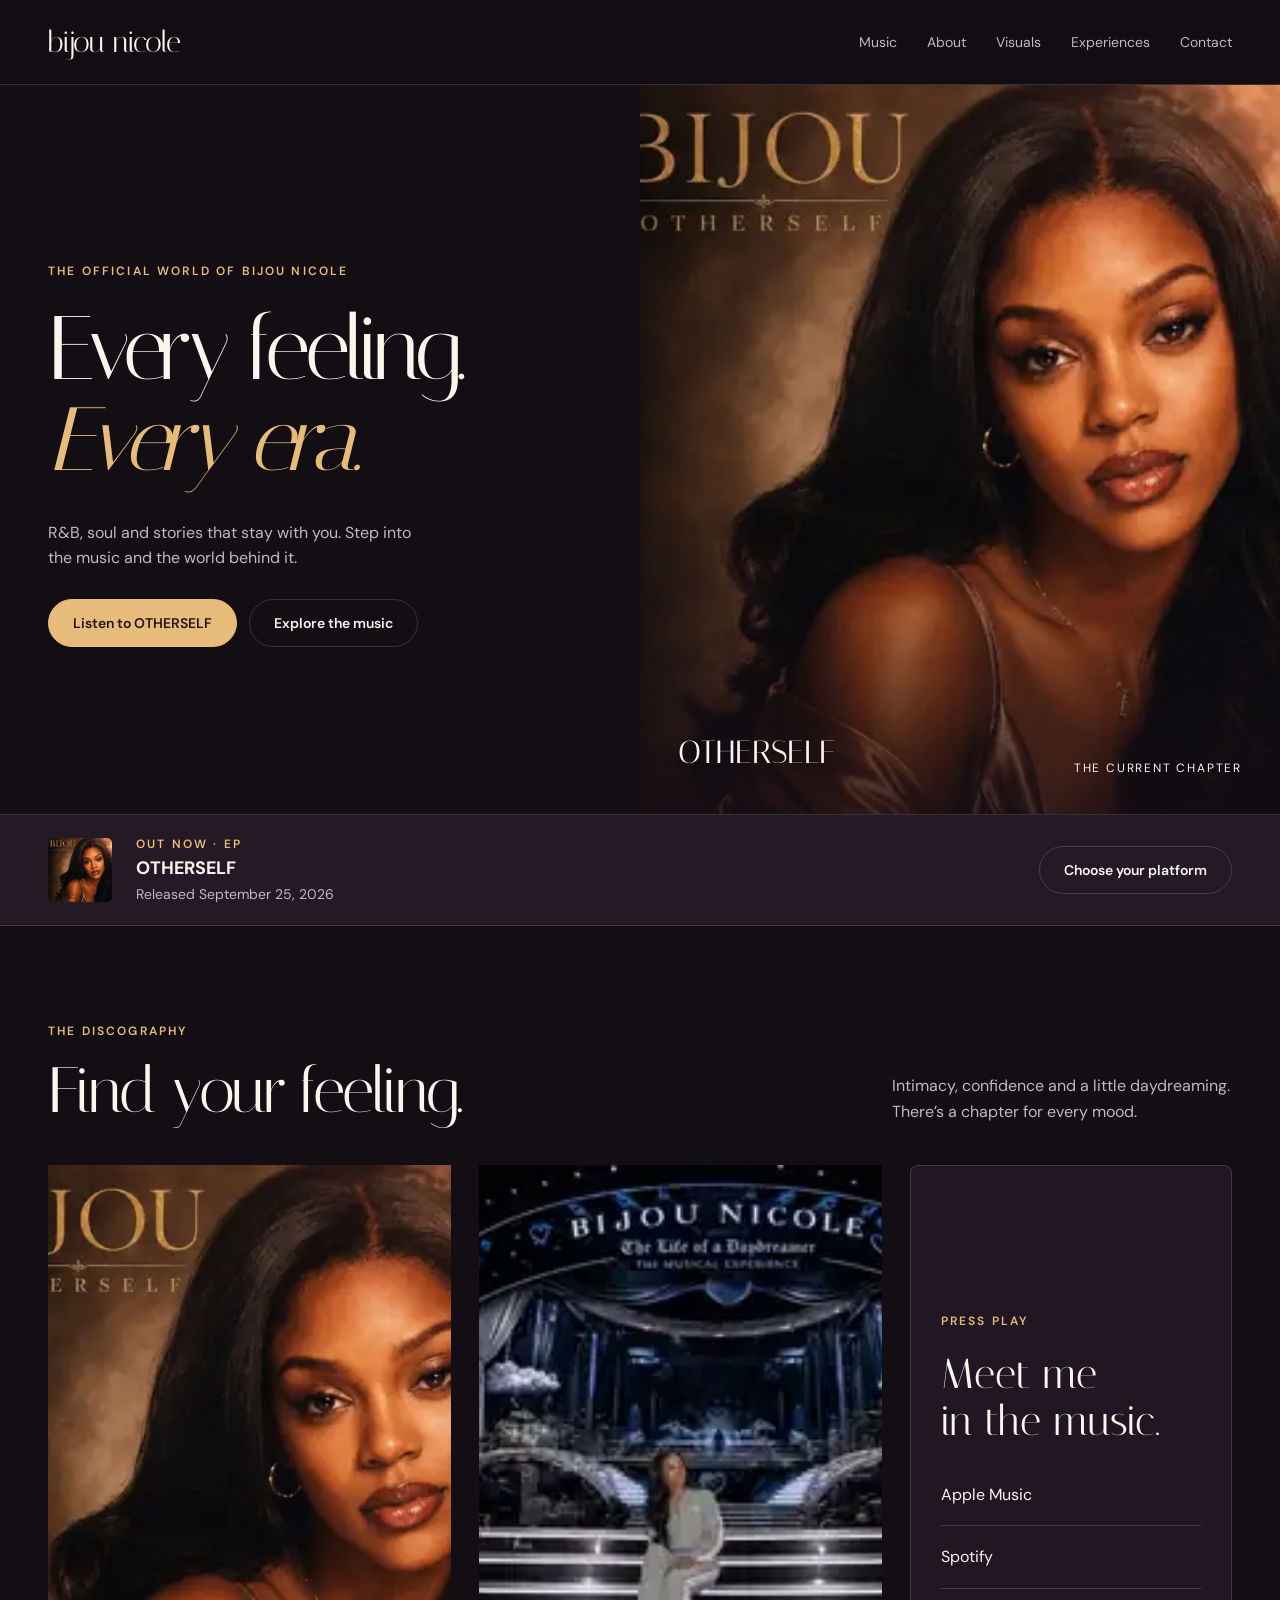
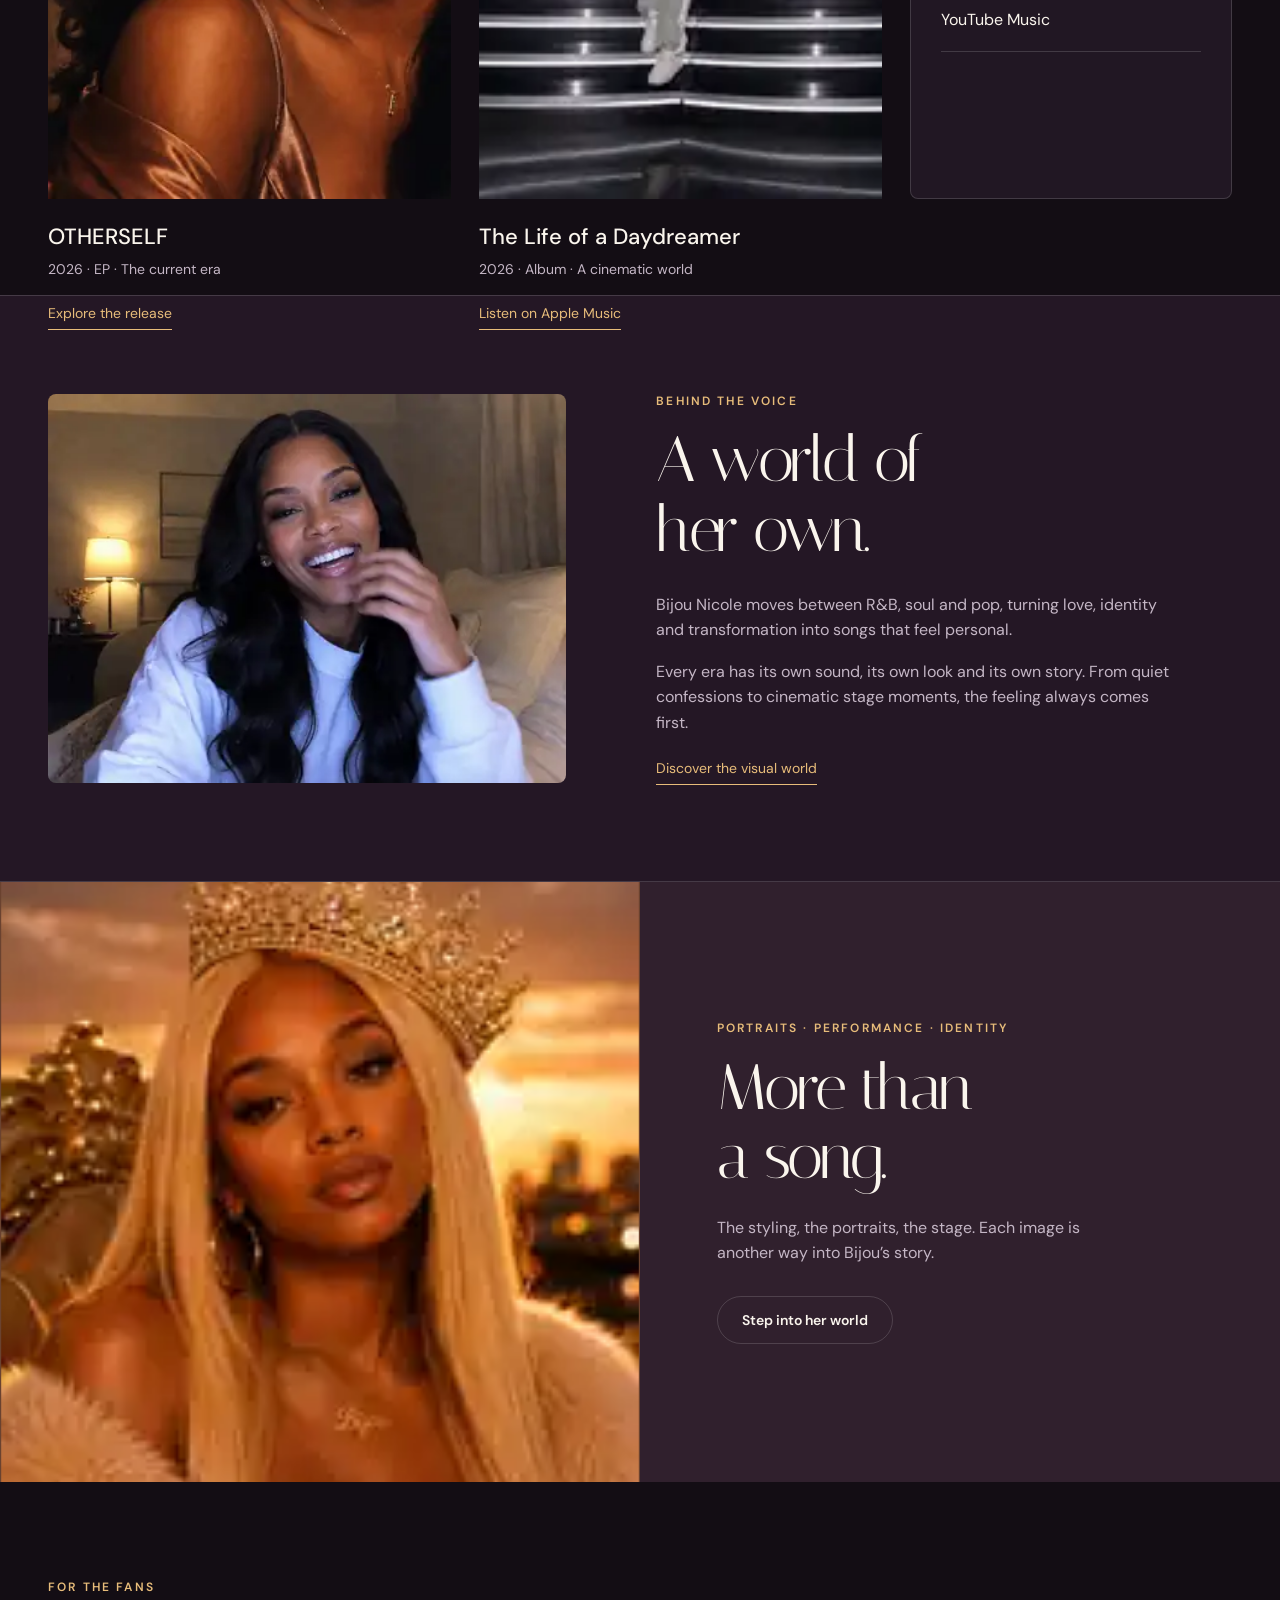
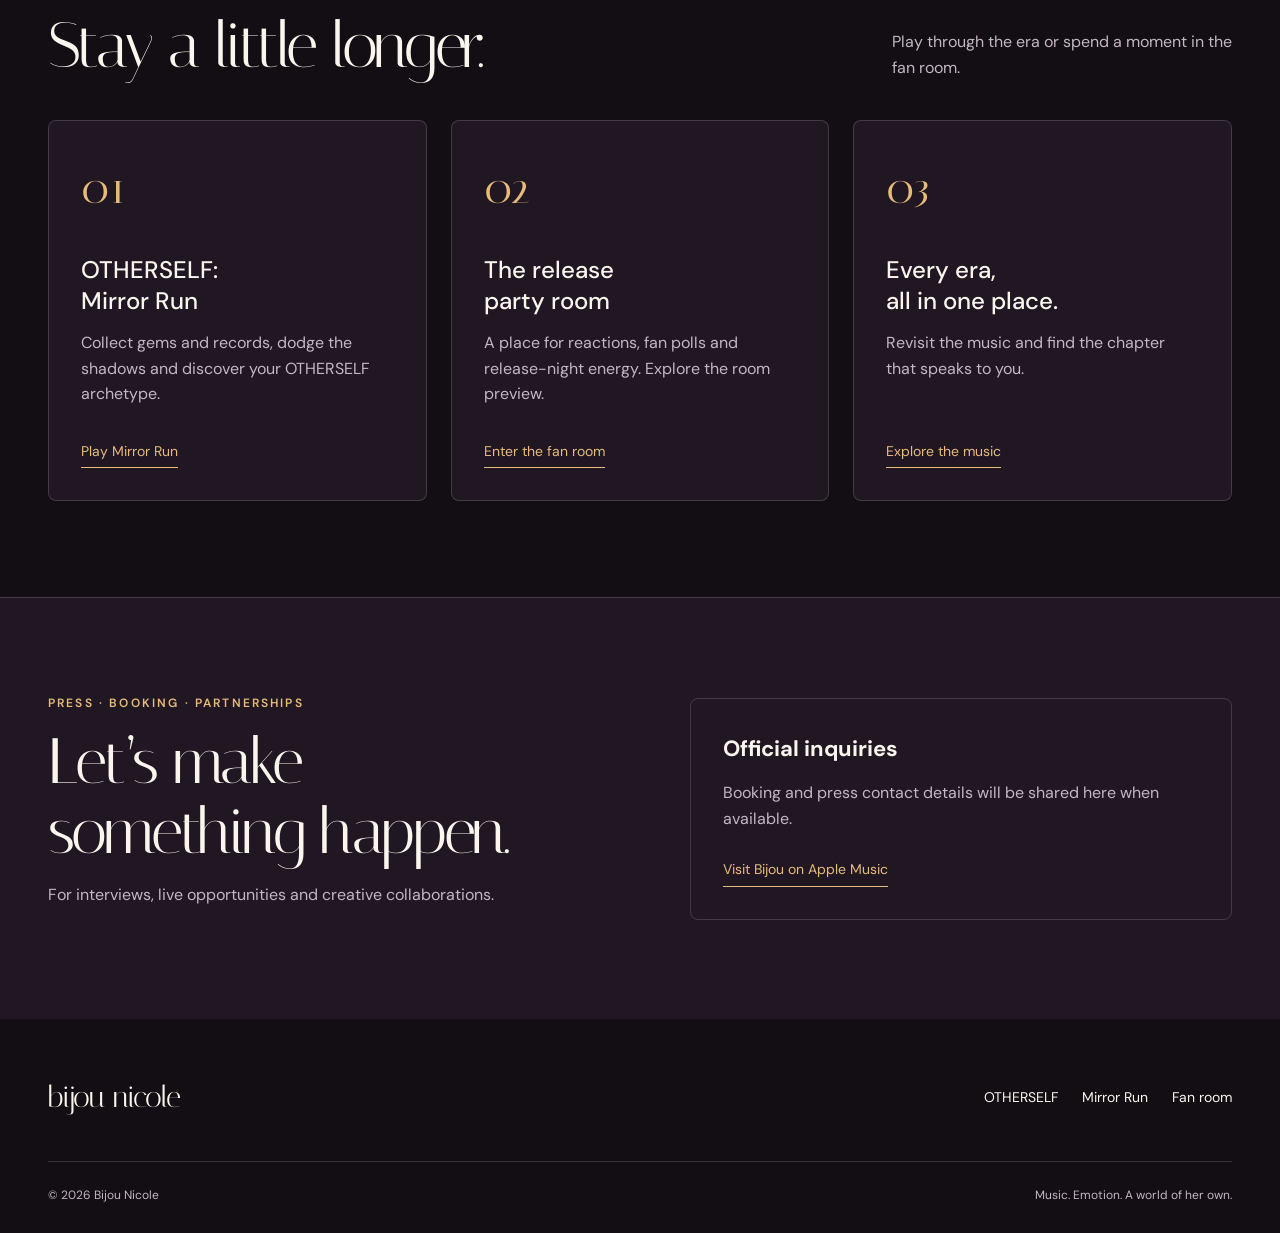
<file: index.html>
<!doctype html><html lang="en"><head><meta charset="utf-8"><meta name="viewport" content="width=device-width,initial-scale=1"><meta name="theme-color" content="#130d14"><meta name="description" content="Explore the music, visuals and fan experiences of Bijou Nicole. OTHERSELF is out now."><title>Bijou Nicole — Official Website</title><link rel="stylesheet" href="assets/site.css"></head><body><a class="skip" href="#main">Skip to content</a><header class="site-header"><div class="wrap header-inner"><a class="wordmark" href="./">bijou nicole</a><nav class="desktop-nav" aria-label="Main navigation"><a href="./#music">Music</a><a href="./#about">About</a><a href="./#visuals">Visuals</a><a href="./#experiences">Experiences</a><a href="./#contact">Contact</a></nav><button class="menu-toggle" aria-expanded="false" aria-controls="mobile-nav">Menu</button></div><nav class="mobile-nav" id="mobile-nav" aria-label="Mobile navigation"><a href="./#music">Music</a><a href="./#about">About</a><a href="./#visuals">Visuals</a><a href="./#experiences">Experiences</a><a href="./#contact">Contact</a></nav></header><main id="main"><section class="hero" id="top"><div class="hero-copy"><span class="eyebrow">The official world of Bijou Nicole</span><h1>Every feeling.<br><em>Every era.</em></h1><p>R&amp;B, soul and stories that stay with you. Step into the music and the world behind it.</p><div class="hero-actions"><a class="pill primary" href="presave/">Listen to OTHERSELF</a><a class="pill" href="#music">Explore the music</a></div></div><div class="hero-photo"><img src="otherself-cover.svg" alt="Bijou Nicole in bronze satin, photographed for OTHERSELF" fetchpriority="high"><div class="photo-caption"><strong>OTHERSELF</strong><span>The current chapter</span></div></div></section><div class="release-strip"><div class="wrap strip-inner"><img class="strip-art" src="otherself-cover.svg" alt="" aria-hidden="true"><div class="strip-text"><span class="eyebrow">Out now · EP</span><strong>OTHERSELF</strong><p>Released September 25, 2026</p></div><a class="pill" href="presave/">Choose your platform</a></div></div>
<section class="section wrap" id="music"><div class="section-head"><div><span class="eyebrow">The discography</span><h2>Find your feeling.</h2></div><p>Intimacy, confidence and a little daydreaming. There’s a chapter for every mood.</p></div><div class="music-grid"><article class="album"><a class="album-art" href="presave/"><img src="otherself-cover.svg" alt="OTHERSELF EP artwork" loading="lazy"></a><h3>OTHERSELF</h3><p>2026 · EP · The current era</p><a class="text-link" href="presave/">Explore the release</a></article><article class="album"><a class="album-art" href="https://music.apple.com/us/artist/bijou-nicole/1742080651" target="_blank" rel="noopener noreferrer"><img src="assets/bijou-stage.svg" alt="Bijou performing in the Life of a Daydreamer world" loading="lazy"></a><h3>The Life of a Daydreamer</h3><p>2026 · Album · A cinematic world</p><a class="text-link" href="https://music.apple.com/us/artist/bijou-nicole/1742080651" target="_blank" rel="noopener noreferrer">Listen on Apple Music</a></article><aside class="platform-card"><span class="eyebrow">Press play</span><h3>Meet me<br>in the music.</h3><div class="platform-list"><a href="https://music.apple.com/us/artist/bijou-nicole/1742080651" target="_blank" rel="noopener noreferrer">Apple Music</a><a href="https://open.spotify.com/search/Bijou%20Nicole" target="_blank" rel="noopener noreferrer">Spotify</a><a href="https://music.youtube.com/search?q=Bijou+Nicole" target="_blank" rel="noopener noreferrer">YouTube Music</a></div></aside></div></section>
<section class="story section" id="about"><div class="wrap story-inner"><div class="story-image"><img src="assets/bijou-about.svg" alt="A smiling portrait of Bijou Nicole" loading="lazy"></div><div><span class="eyebrow">Behind the voice</span><h2>A world of<br>her own.</h2><p>Bijou Nicole moves between R&amp;B, soul and pop, turning love, identity and transformation into songs that feel personal.</p><p>Every era has its own sound, its own look and its own story. From quiet confessions to cinematic stage moments, the feeling always comes first.</p><a class="text-link" href="#visuals">Discover the visual world</a></div></div></section>
<section class="visual" id="visuals"><div class="visual-portrait"><img src="assets/bijou-editorial.svg" alt="Bijou Nicole wearing a gold crown in an editorial portrait" loading="lazy"></div><div class="visual-text"><span class="eyebrow">Portraits · Performance · Identity</span><h2>More than<br>a song.</h2><p>The styling, the portraits, the stage. Each image is another way into Bijou’s story.</p><a class="pill" href="#experiences">Step into her world</a></div></section>
<section class="section wrap" id="experiences"><div class="section-head"><div><span class="eyebrow">For the fans</span><h2>Stay a little longer.</h2></div><p>Play through the era or spend a moment in the fan room.</p></div><div class="experience-grid"><article class="experience"><span class="number">01</span><h3>OTHERSELF:<br>Mirror Run</h3><p>Collect gems and records, dodge the shadows and discover your OTHERSELF archetype.</p><a class="text-link" href="game/">Play Mirror Run</a></article><article class="experience"><span class="number">02</span><h3>The release<br>party room</h3><p>A place for reactions, fan polls and release-night energy. Explore the room preview.</p><a class="text-link" href="party/">Enter the fan room</a></article><article class="experience"><span class="number">03</span><h3>Every era,<br>all in one place.</h3><p>Revisit the music and find the chapter that speaks to you.</p><a class="text-link" href="#music">Explore the music</a></article></div></section>
<section class="contact section" id="contact"><div class="wrap contact-inner"><div><span class="eyebrow">Press · Booking · Partnerships</span><h2>Let’s make<br>something happen.</h2><p>For interviews, live opportunities and creative collaborations.</p></div><div class="contact-note"><h3>Official inquiries</h3><p>Booking and press contact details will be shared here when available.</p><a class="text-link" href="https://music.apple.com/us/artist/bijou-nicole/1742080651" target="_blank" rel="noopener noreferrer">Visit Bijou on Apple Music</a></div></div></section></main><footer class="site-footer"><div class="wrap"><div class="footer-top"><a class="wordmark" href="./">bijou nicole</a><nav class="footer-links" aria-label="Footer"><a href="./presave/">OTHERSELF</a><a href="./game/">Mirror Run</a><a href="./party/">Fan room</a></nav></div><div class="footer-bottom"><span>© 2026 Bijou Nicole</span><span>Music. Emotion. A world of her own.</span></div></div></footer><script>const menu=document.querySelector('.menu-toggle'),nav=document.querySelector('.mobile-nav');function closeMenu(){nav.classList.remove('open');menu.setAttribute('aria-expanded','false');menu.textContent='Menu'}menu.addEventListener('click',()=>{const open=menu.getAttribute('aria-expanded')!=='true';nav.classList.toggle('open',open);menu.setAttribute('aria-expanded',String(open));menu.textContent=open?'Close':'Menu'});nav.querySelectorAll('a').forEach(a=>a.addEventListener('click',closeMenu));document.addEventListener('keydown',e=>{if(e.key==='Escape'&&nav.classList.contains('open')){closeMenu();menu.focus()}});window.addEventListener('resize',()=>{if(window.innerWidth>720)closeMenu()});</script></body></html>
</file>
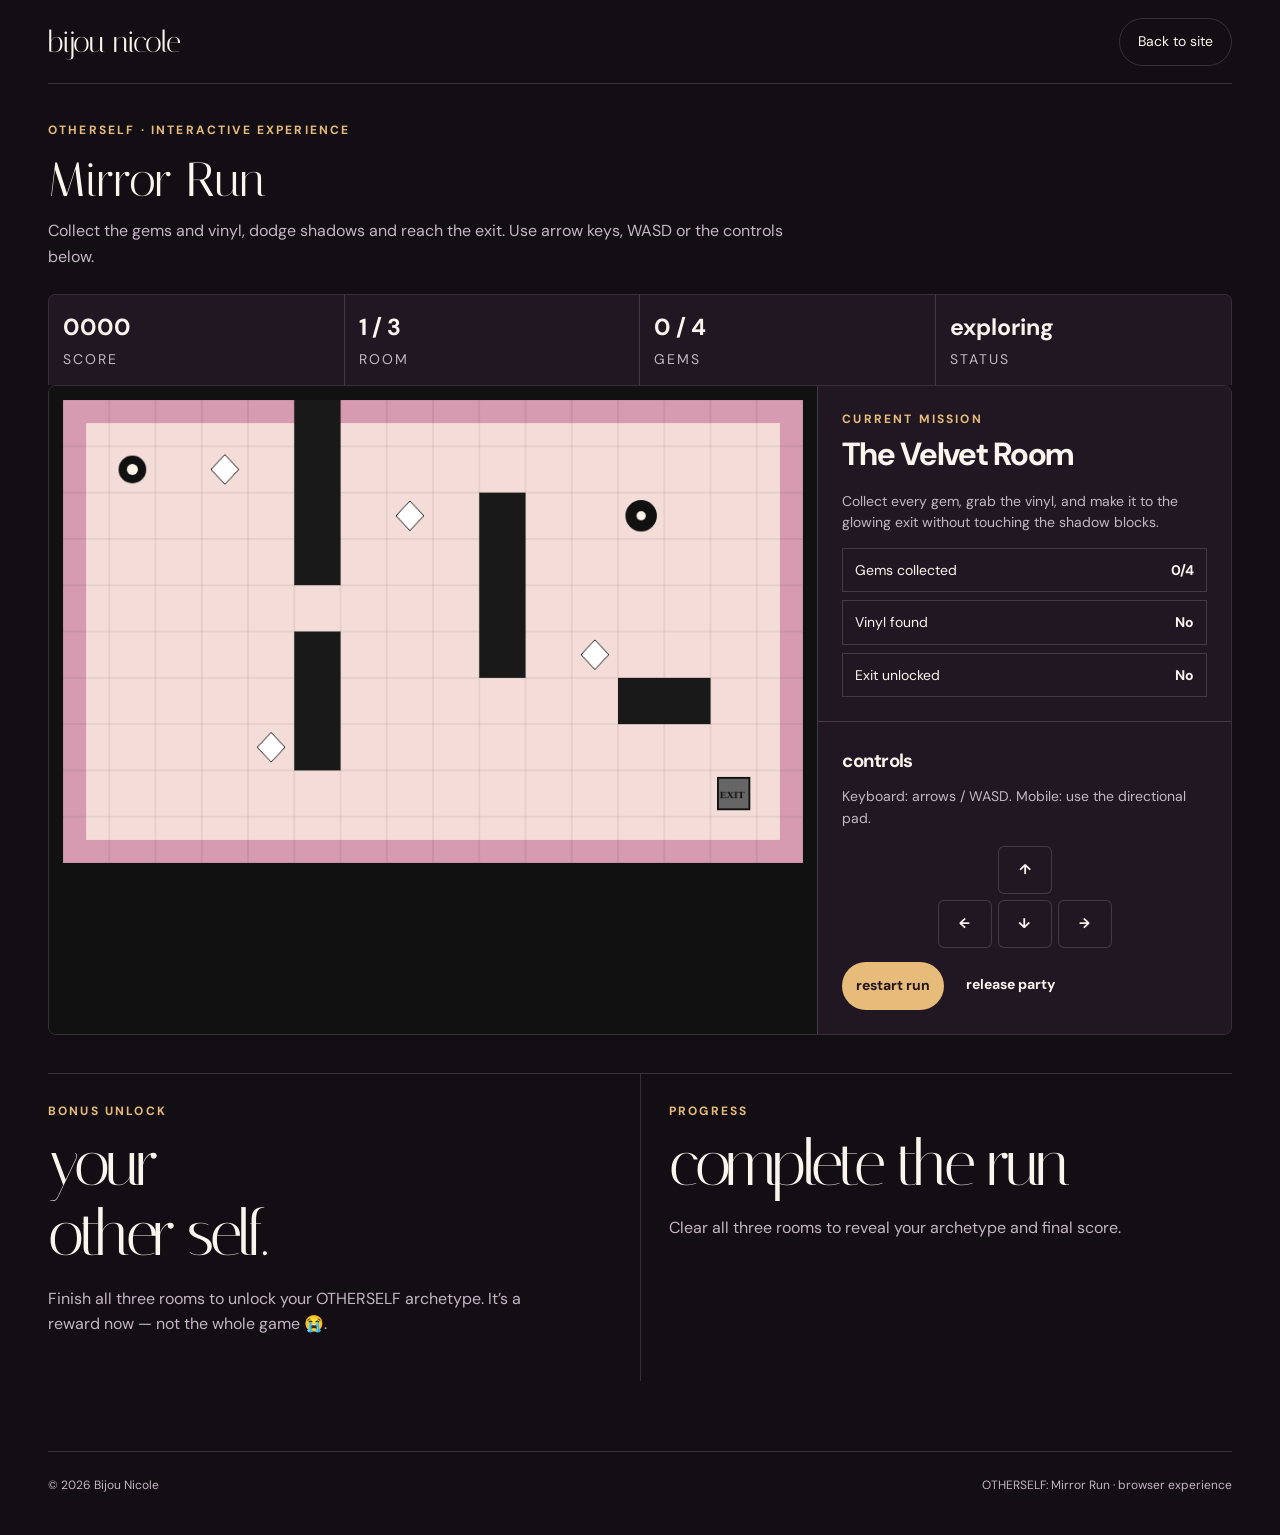
<file: game/index.html>
<!doctype html>
<html lang="en">
<head>
<meta charset="utf-8"><meta name="viewport" content="width=device-width,initial-scale=1"><meta name="theme-color" content="#f6efea">
<title>OTHERSELF: Mirror Run — Bijou Nicole</title>
<link rel="preconnect" href="https://fonts.googleapis.com"><link rel="preconnect" href="https://fonts.gstatic.com" crossorigin>
<link href="https://fonts.googleapis.com/css2?family=Archivo:wght@400;500;600;700;800&display=swap" rel="stylesheet">
<style>
:root{--ink:#111;--paper:#f3eee8;--pink:#f2a9bd;--peach:#efb28e;--blue:#6d73ff;--line:#222;--muted:#6f6a66}
*{box-sizing:border-box}body{margin:0;background:var(--paper);color:var(--ink);font-family:Archivo,Arial,sans-serif}a{color:inherit;text-decoration:none}button{font:inherit}.wrap{width:min(1180px,calc(100% - 28px));margin:auto}.top{display:grid;grid-template-columns:1fr auto;border-bottom:1px solid var(--line);min-height:64px}.brand{display:flex;align-items:center;font-size:1.1rem;font-weight:800;letter-spacing:-.03em;text-transform:lowercase}.back{display:flex;align-items:center;padding:0 18px;border-left:1px solid var(--line);font-size:.75rem;text-transform:uppercase;letter-spacing:.12em}.hero{display:grid;grid-template-columns:1.15fr .85fr;border-bottom:1px solid var(--line)}.hero-left{padding:clamp(28px,6vw,78px) 0}.kicker{font-size:.7rem;letter-spacing:.18em;text-transform:uppercase;color:#8b4b60;font-weight:700}.hero h1{font-size:clamp(3.7rem,10vw,8.8rem);line-height:.78;letter-spacing:-.075em;margin:10px 0 18px;text-transform:lowercase}.hero p{max-width:590px;line-height:1.65;font-size:.98rem;color:#4c4844}.hero-right{border-left:1px solid var(--line);display:grid;grid-template-rows:1fr auto;background:var(--pink)}.cover{position:relative;min-height:390px;overflow:hidden}.cover img{width:100%;height:100%;object-fit:cover}.cover:after{content:"";position:absolute;inset:0;background:linear-gradient(0deg,rgba(0,0,0,.28),transparent 45%)}.hero-note{padding:18px;border-top:1px solid var(--line);font-size:.78rem;line-height:1.5}.game-shell{padding:42px 0 70px}.hud{display:grid;grid-template-columns:repeat(4,1fr);border:1px solid var(--line);border-bottom:0}.hud div{padding:14px;border-right:1px solid var(--line);background:#fff8}.hud div:last-child{border-right:0}.hud b{display:block;font-size:1.45rem}.hud span{font-size:.64rem;text-transform:uppercase;letter-spacing:.15em;color:var(--muted)}.game-grid{display:grid;grid-template-columns:minmax(0,1.3fr) minmax(260px,.7fr);border:1px solid var(--line)}.arena-wrap{padding:18px;background:#111}.arena{position:relative;aspect-ratio:16/10;background:#1b1b1b;overflow:hidden}.arena canvas{display:block;width:100%;height:100%;background:#171717}.side{border-left:1px solid var(--line);display:flex;flex-direction:column}.panel{padding:20px;border-bottom:1px solid var(--line)}.panel:last-child{border-bottom:0}.panel h2,.panel h3{margin:0 0 10px;letter-spacing:-.04em}.panel h2{font-size:2rem}.panel p{margin:0;color:#5e5955;line-height:1.55;font-size:.86rem}.objective-list{display:grid;gap:8px;margin-top:14px}.objective{padding:10px 12px;border:1px solid var(--line);background:#fff8;font-size:.78rem;display:flex;justify-content:space-between;gap:10px}.controls{display:grid;grid-template-columns:repeat(3,54px);gap:6px;justify-content:center;margin-top:16px}.ctrl{height:48px;border:1px solid var(--line);background:#fff;cursor:pointer;font-weight:800}.ctrl:active{background:var(--pink)}.blank{visibility:hidden}.actions{display:flex;gap:8px;flex-wrap:wrap;margin-top:14px}.btn{border:1px solid var(--line);background:#111;color:#fff;padding:11px 14px;text-transform:uppercase;letter-spacing:.08em;font-size:.72rem;font-weight:700;cursor:pointer}.btn.alt{background:var(--paper);color:#111}.unlock{display:none;margin-top:12px;padding:12px;border:1px solid var(--line);background:var(--peach);font-size:.82rem;line-height:1.45}.unlock.show{display:block}.bonus{margin-top:38px;border-top:1px solid var(--line);display:grid;grid-template-columns:1fr 1fr}.bonus > div{padding:28px 0}.bonus > div+div{border-left:1px solid var(--line);padding-left:28px}.bonus h2{font-size:clamp(2.2rem,5vw,4.8rem);line-height:.86;letter-spacing:-.06em;margin:8px 0 14px}.bonus p{color:#5f5a56;max-width:500px;line-height:1.6}.footer{border-top:1px solid var(--line);padding:24px 0 40px;font-size:.72rem;display:flex;justify-content:space-between;gap:18px;flex-wrap:wrap}
@media(max-width:900px){.hero,.game-grid,.bonus{grid-template-columns:1fr}.hero-right{border-left:0;border-top:1px solid var(--line)}.side{border-left:0;border-top:1px solid var(--line)}.bonus>div+div{border-left:0;border-top:1px solid var(--line);padding-left:0}.hud{grid-template-columns:repeat(2,1fr)}.hud div:nth-child(2){border-right:0}.hud div:nth-child(-n+2){border-bottom:1px solid var(--line)}}
@media(max-width:520px){.wrap{width:calc(100% - 20px)}.hero h1{font-size:4.1rem}.arena-wrap{padding:8px}.controls{grid-template-columns:repeat(3,50px)}.hud b{font-size:1.2rem}}
</style>
<link rel="stylesheet" href="../assets/site.css"><link rel="stylesheet" href="../assets/experiences.css"></head>
<body class="experience-page game-page">
<div class="wrap"><div class="top"><a class="brand" href="../">bijou nicole</a><a class="back" href="../">Back to site</a></div></div>

<main class="wrap game-shell" id="main"><div class="game-intro"><span class="kicker">OTHERSELF · Interactive experience</span><h1>Mirror Run</h1><p>Collect the gems and vinyl, dodge shadows and reach the exit. Use arrow keys, WASD or the controls below.</p></div>
  <div class="hud"><div><b id="score">0000</b><span>score</span></div><div><b id="room">1 / 3</b><span>room</span></div><div><b id="gems">0 / 4</b><span>gems</span></div><div><b id="status">ready</b><span>status</span></div></div>
  <div class="game-grid">
    <div class="arena-wrap"><div class="arena"><canvas id="game" width="800" height="500" aria-label="OTHERSELF Mirror Run game"></canvas></div></div>
    <aside class="side">
      <div class="panel"><div class="kicker">current mission</div><h2 id="roomName">The Velvet Room</h2><p id="roomText">Collect every gem, grab the vinyl, and make it to the glowing exit without touching the shadow blocks.</p><div class="objective-list"><div class="objective"><span>Gems collected</span><b id="objGems">0/4</b></div><div class="objective"><span>Vinyl found</span><b id="objVinyl">No</b></div><div class="objective"><span>Exit unlocked</span><b id="objExit">No</b></div></div><div class="unlock" id="unlock"></div></div>
      <div class="panel"><h3>controls</h3><p>Keyboard: arrows / WASD. Mobile: use the directional pad.</p><div class="controls"><button class="ctrl blank" type="button">•</button><button class="ctrl" data-dir="up" aria-label="Move up" type="button">↑</button><button class="ctrl blank" type="button">•</button><button class="ctrl" data-dir="left" aria-label="Move left" type="button">←</button><button class="ctrl" data-dir="down" aria-label="Move down" type="button">↓</button><button class="ctrl" data-dir="right" aria-label="Move right" type="button">→</button></div><div class="actions"><button id="restart" class="btn" type="button">restart run</button><a class="btn alt" href="../party/">release party</a></div></div>
    </aside>
  </div>
  <section class="bonus"><div><div class="kicker">bonus unlock</div><h2>your<br>other self.</h2><p>Finish all three rooms to unlock your OTHERSELF archetype. It’s a reward now — not the whole game 😭.</p></div><div><div class="kicker">progress</div><h2 id="finishTitle">complete the run</h2><p id="finishText">Clear all three rooms to reveal your archetype and final score.</p></div></section>
</main>
<footer class="wrap footer"><span>© 2026 Bijou Nicole</span><span>OTHERSELF: Mirror Run · browser experience</span></footer>
<script>
const canvas=document.getElementById('game'),ctx=canvas.getContext('2d');
const W=800,H=500,cell=50;
const levels=[
{name:'The Velvet Room',text:'Collect every gem, grab the vinyl, and make it to the glowing exit without touching the shadow blocks.',bg:'#d69bb0',floor:'#f4ddd8',wall:'#191919',accent:'#fff4e8',start:[1,1],exit:[14,8],gems:[[3,1],[7,2],[11,5],[4,7]],vinyl:[12,2],walls:[[5,0],[5,1],[5,2],[5,3],[5,5],[5,6],[5,7],[9,2],[9,3],[9,4],[9,5],[12,6],[13,6]]},
{name:'The Mirror Hall',text:'The room gets tighter. Find the gold pieces, avoid the dark mirrors, and look for the hidden record.',bg:'#b7b8ff',floor:'#e8e4f9',wall:'#111',accent:'#ffe0a8',start:[1,8],exit:[14,1],gems:[[2,6],[6,7],[10,3],[13,4]],vinyl:[7,1],walls:[[3,2],[3,3],[3,4],[3,5],[6,2],[7,2],[8,2],[10,5],[10,6],[10,7],[12,2],[12,3],[12,4],[5,5],[6,5],[7,5]]},
{name:'Daydream Exit',text:'Final room. Collect the last pieces, find the record and cross the exit to complete the OTHERSELF run.',bg:'#efb28e',floor:'#f7e5d7',wall:'#151515',accent:'#ffd7e3',start:[1,1],exit:[14,8],gems:[[2,7],[6,3],[10,7],[13,2]],vinyl:[8,6],walls:[[4,1],[4,2],[4,3],[4,4],[4,6],[4,7],[8,1],[8,2],[8,3],[8,4],[11,4],[12,4],[13,4],[7,7],[8,7],[9,7]]}
];
let li=0,score=0,player={x:1,y:1},got=new Set(),vinyl=false,done=false;
const dirs={up:[0,-1],down:[0,1],left:[-1,0],right:[1,0]};
const scoreEl=document.getElementById('score'),roomEl=document.getElementById('room'),gemsEl=document.getElementById('gems'),statusEl=document.getElementById('status'),roomName=document.getElementById('roomName'),roomText=document.getElementById('roomText'),objGems=document.getElementById('objGems'),objVinyl=document.getElementById('objVinyl'),objExit=document.getElementById('objExit'),unlock=document.getElementById('unlock');
function key(x,y){return x+','+y}function isWall(x,y){return levels[li].walls.some(w=>w[0]===x&&w[1]===y)}
function loadLevel(){const L=levels[li];player={x:L.start[0],y:L.start[1]};got=new Set();vinyl=false;done=false;unlock.classList.remove('show');roomName.textContent=L.name;roomText.textContent=L.text;updateHud();draw()}
function updateHud(){scoreEl.textContent=String(score).padStart(4,'0');roomEl.textContent=(li+1)+' / '+levels.length;gemsEl.textContent=got.size+' / '+levels[li].gems.length;objGems.textContent=got.size+'/'+levels[li].gems.length;objVinyl.textContent=vinyl?'Yes':'No';const unlocked=got.size===levels[li].gems.length&&vinyl;objExit.textContent=unlocked?'Yes':'No';statusEl.textContent=done?'complete':(unlocked?'exit open':'exploring')}
function draw(){const L=levels[li];ctx.fillStyle=L.bg;ctx.fillRect(0,0,W,H);ctx.fillStyle=L.floor;ctx.fillRect(25,25,W-50,H-50);ctx.strokeStyle='rgba(0,0,0,.12)';ctx.lineWidth=1;for(let x=0;x<=W;x+=cell){ctx.beginPath();ctx.moveTo(x,0);ctx.lineTo(x,H);ctx.stroke()}for(let y=0;y<=H;y+=cell){ctx.beginPath();ctx.moveTo(0,y);ctx.lineTo(W,y);ctx.stroke()}L.walls.forEach(([x,y])=>{ctx.fillStyle=L.wall;ctx.fillRect(x*cell,y*cell,cell,cell)});L.gems.forEach(([x,y],i)=>{if(got.has(i))return;ctx.fillStyle='#fff';ctx.beginPath();ctx.moveTo(x*cell+25,y*cell+9);ctx.lineTo(x*cell+40,y*cell+25);ctx.lineTo(x*cell+25,y*cell+41);ctx.lineTo(x*cell+10,y*cell+25);ctx.closePath();ctx.fill();ctx.strokeStyle='#111';ctx.stroke()});if(!vinyl){const [x,y]=L.vinyl;ctx.fillStyle='#111';ctx.beginPath();ctx.arc(x*cell+25,y*cell+25,17,0,Math.PI*2);ctx.fill();ctx.fillStyle=L.accent;ctx.beginPath();ctx.arc(x*cell+25,y*cell+25,5,0,Math.PI*2);ctx.fill()}const unlocked=got.size===L.gems.length&&vinyl;const [ex,ey]=L.exit;ctx.fillStyle=unlocked?L.accent:'#666';ctx.fillRect(ex*cell+8,ey*cell+8,34,34);ctx.strokeStyle='#111';ctx.lineWidth=2;ctx.strokeRect(ex*cell+8,ey*cell+8,34,34);ctx.fillStyle='#111';ctx.font='bold 11px Archivo';ctx.fillText('EXIT',ex*cell+10,ey*cell+30);ctx.fillStyle='#111';ctx.beginPath();ctx.arc(player.x*cell+25,player.y*cell+25,15,0,Math.PI*2);ctx.fill();ctx.fillStyle=L.accent;ctx.beginPath();ctx.arc(player.x*cell+25,player.y*cell+25,6,0,Math.PI*2);ctx.fill()}
function move(dx,dy){if(done)return;const nx=player.x+dx,ny=player.y+dy;if(nx<0||ny<0||nx>15||ny>9)return;if(isWall(nx,ny)){score=Math.max(0,score-10);statusEl.textContent='shadow hit';updateHud();return}player.x=nx;player.y=ny;const L=levels[li];L.gems.forEach(([x,y],i)=>{if(x===nx&&y===ny&&!got.has(i)){got.add(i);score+=100}});if(nx===L.vinyl[0]&&ny===L.vinyl[1]&&!vinyl){vinyl=true;score+=250;unlock.textContent='Vinyl found — one more piece of the era unlocked.';unlock.classList.add('show')}const unlocked=got.size===L.gems.length&&vinyl;if(unlocked&&nx===L.exit[0]&&ny===L.exit[1]){score+=500;done=true;if(li<levels.length-1){unlock.textContent='Room cleared. Loading the next chapter…';unlock.classList.add('show');updateHud();draw();setTimeout(()=>{li++;loadLevel()},850)}else{finishGame();return}}updateHud();draw()}
function finishGame(){done=true;updateHud();draw();const archetypes=[['Velvet Soul','soft, magnetic and emotionally tuned-in'],['Golden Flame','bold, radiant and impossible to ignore'],['Midnight Mirror','observant, mysterious and selective'],['Daydream Frequency','inventive, fluid and impossible to box in']];const pick=archetypes[score%4];document.getElementById('finishTitle').textContent=pick[0];document.getElementById('finishText').textContent='Run complete — '+score+' points. Your unlocked OTHERSELF energy is '+pick[1]+'.';unlock.textContent='FINAL UNLOCK: '+pick[0]+' · score '+score;unlock.classList.add('show');try{localStorage.setItem('bijou_mirror_run_score',String(score));localStorage.setItem('bijou_other_self_result',pick[0])}catch(e){}}
function restart(){li=0;score=0;loadLevel();document.getElementById('finishTitle').textContent='complete the run';document.getElementById('finishText').textContent='Clear all three rooms to reveal your archetype and final score.'}
document.addEventListener('keydown',e=>{const map={ArrowUp:'up',w:'up',W:'up',ArrowDown:'down',s:'down',S:'down',ArrowLeft:'left',a:'left',A:'left',ArrowRight:'right',d:'right',D:'right'};if(map[e.key]){e.preventDefault();const [dx,dy]=dirs[map[e.key]];move(dx,dy)}});document.querySelectorAll('[data-dir]').forEach(b=>b.addEventListener('click',()=>{const [dx,dy]=dirs[b.dataset.dir];move(dx,dy)}));document.getElementById('restart').addEventListener('click',restart);loadLevel();
</script>
</body></html>
</file>
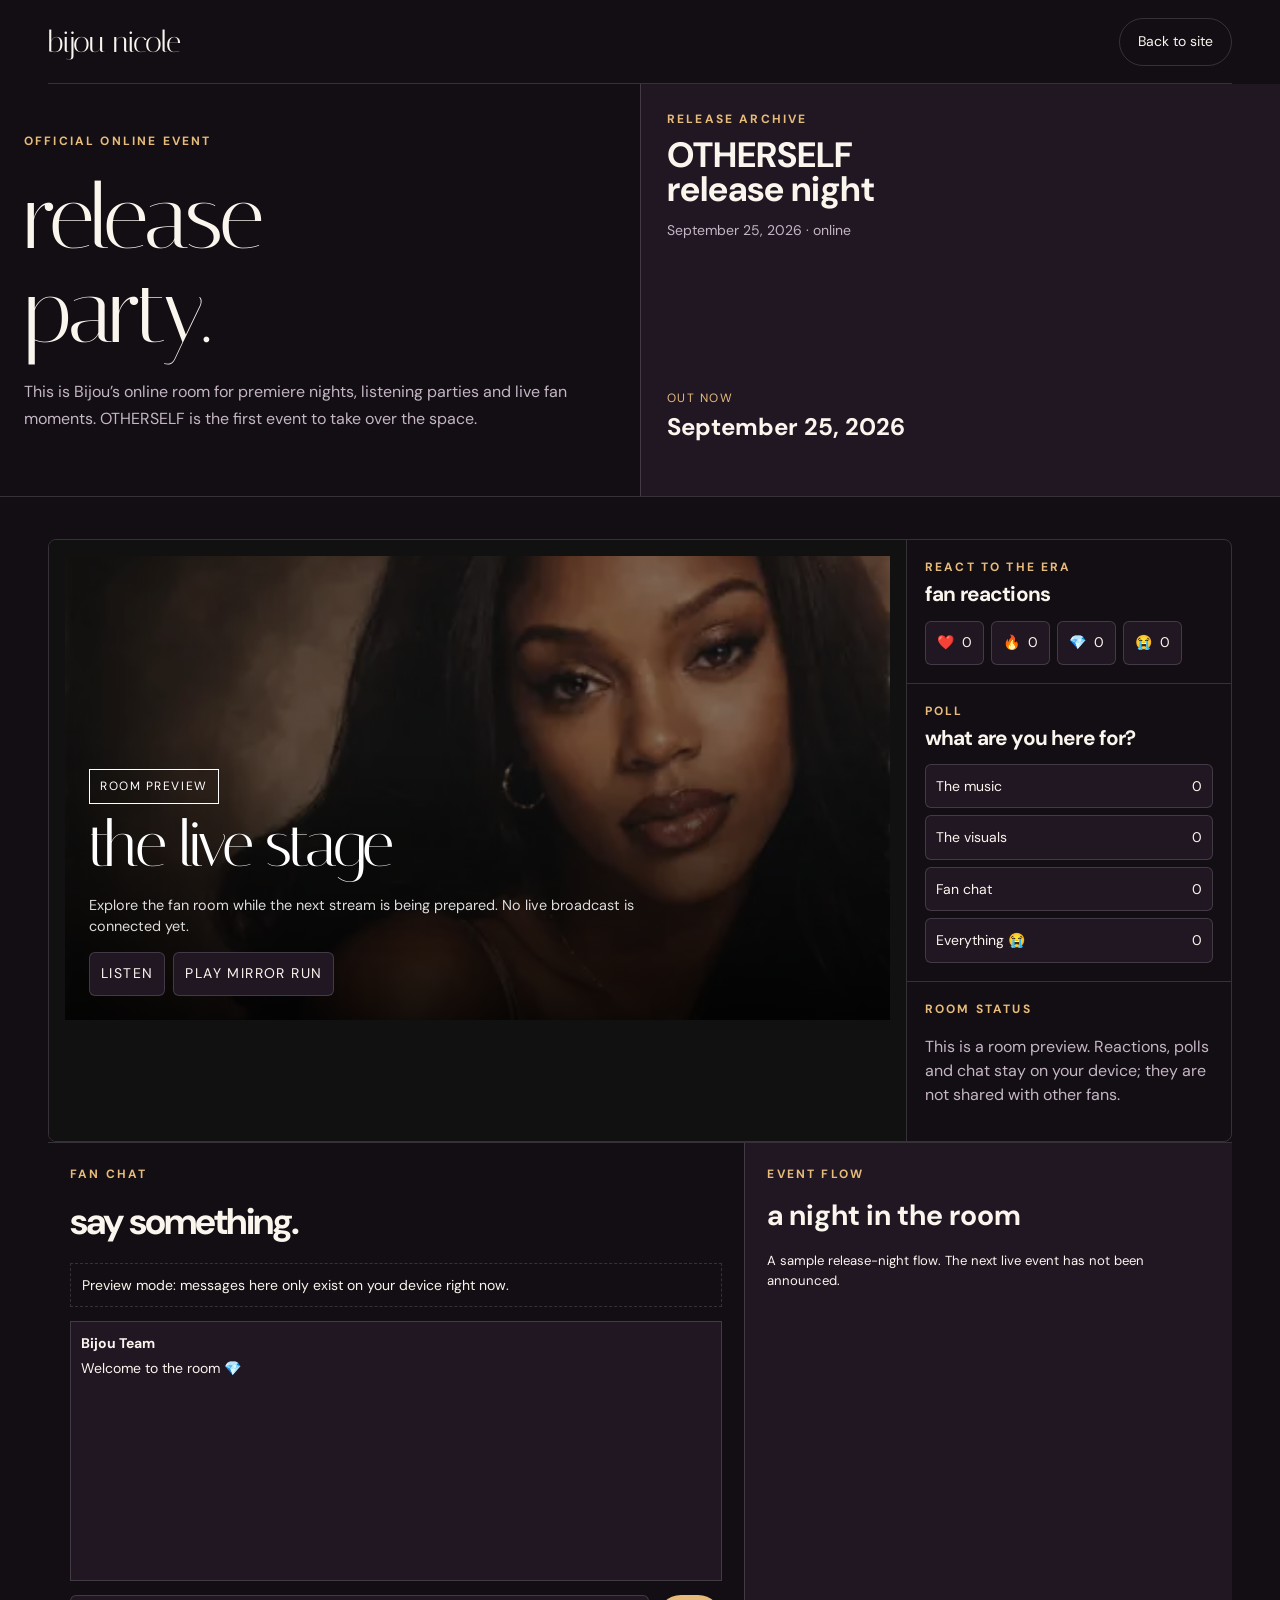
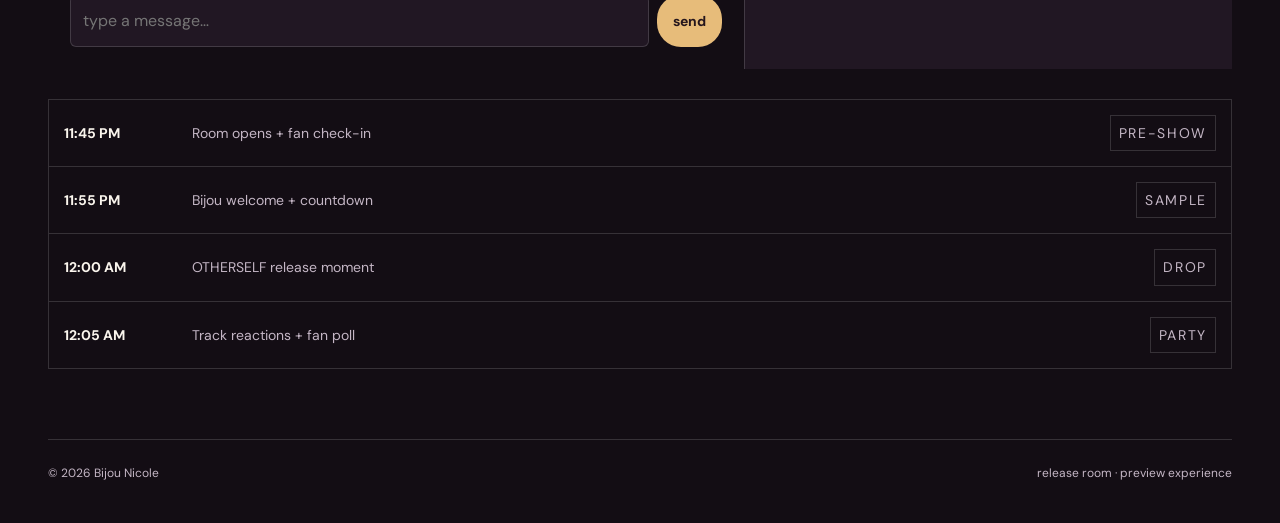
<file: party/index.html>
<!doctype html>
<html lang="en"><head><meta charset="utf-8"><meta name="viewport" content="width=device-width,initial-scale=1"><meta name="theme-color" content="#130d14"><title>Bijou Nicole — Release Party</title><link rel="preconnect" href="https://fonts.googleapis.com"><link rel="preconnect" href="https://fonts.gstatic.com" crossorigin><link href="https://fonts.googleapis.com/css2?family=Archivo:wght@400;500;600;700;800&display=swap" rel="stylesheet"><style>
:root{--ink:#111;--paper:#f3eee8;--pink:#f2a9bd;--peach:#efb28e;--blue:#6d73ff;--line:#222;--muted:#6f6a66}*{box-sizing:border-box}body{margin:0;background:var(--paper);color:var(--ink);font-family:Archivo,Arial,sans-serif}a{color:inherit;text-decoration:none}button,input{font:inherit}.wrap{width:min(1180px,calc(100% - 28px));margin:auto}.top{display:grid;grid-template-columns:1fr auto;border-bottom:1px solid var(--line);min-height:64px}.brand{display:flex;align-items:center;font-weight:800;letter-spacing:-.03em;text-transform:lowercase}.back{display:flex;align-items:center;padding:0 18px;border-left:1px solid var(--line);font-size:.72rem;text-transform:uppercase;letter-spacing:.12em}.hero{display:grid;grid-template-columns:1.1fr .9fr;border-bottom:1px solid var(--line)}.hero-a{padding:clamp(32px,6vw,76px) 0}.kicker{font-size:.7rem;letter-spacing:.18em;text-transform:uppercase;font-weight:700;color:#8b4b60}.hero h1{font-size:clamp(3.6rem,9vw,8.2rem);line-height:.8;letter-spacing:-.075em;margin:10px 0 18px;text-transform:lowercase}.hero p{max-width:620px;color:#4f4a46;line-height:1.65}.hero-b{border-left:1px solid var(--line);background:var(--pink);padding:26px;display:flex;flex-direction:column;justify-content:space-between}.countdown{display:grid;grid-template-columns:repeat(2,1fr);border:1px solid var(--line);margin-top:18px}.count{padding:18px;border-right:1px solid var(--line);border-bottom:1px solid var(--line)}.count:nth-child(2n){border-right:0}.count:nth-last-child(-n+2){border-bottom:0}.count strong{display:block;font-size:clamp(2rem,5vw,3.6rem);line-height:1}.count span{font-size:.63rem;letter-spacing:.15em;text-transform:uppercase;color:#6a555d}.party{padding:42px 0 70px}.stage-grid{display:grid;grid-template-columns:minmax(0,1.45fr) minmax(280px,.55fr);border:1px solid var(--line)}.stage-col{background:#111;padding:16px}.stage{aspect-ratio:16/9;display:flex;align-items:flex-end;position:relative;overflow:hidden;background:#171717}.stage img{position:absolute;inset:0;width:100%;height:100%;object-fit:cover;opacity:.52;filter:grayscale(.25)}.stage:after{content:"";position:absolute;inset:0;background:linear-gradient(0deg,rgba(0,0,0,.82),rgba(0,0,0,.05) 60%)}.stage-copy{position:relative;z-index:2;color:#fff;padding:24px;max-width:620px}.stage-copy h2{font-size:clamp(2.2rem,5vw,5rem);line-height:.85;letter-spacing:-.06em;margin:6px 0 12px}.stage-copy p{color:#ddd;line-height:1.5;font-size:.9rem}.status{display:inline-block;border:1px solid #fff;padding:7px 10px;font-size:.66rem;letter-spacing:.13em;text-transform:uppercase}.right{border-left:1px solid var(--line);display:grid}.module{padding:18px;border-bottom:1px solid var(--line)}.module:last-child{border-bottom:0}.module h3{margin:0 0 10px;font-size:1.3rem;letter-spacing:-.04em}.module p{color:#5f5a56;font-size:.8rem;line-height:1.5}.reactions{display:flex;flex-wrap:wrap;gap:7px}.react{border:1px solid var(--line);background:#fff8;padding:9px 11px;cursor:pointer}.react span{font-size:.7rem;margin-left:4px}.poll{display:grid;gap:7px}.vote{border:1px solid var(--line);background:#fff8;padding:10px;text-align:left;cursor:pointer}.vote small{float:right}.chat{padding:0;border-top:1px solid var(--line);display:grid;grid-template-columns:1fr .7fr}.chat-main{padding:22px}.chat-side{border-left:1px solid var(--line);padding:22px;background:var(--peach)}.notice{padding:11px;border:1px dashed var(--line);font-size:.78rem;line-height:1.45}.chatlog{height:260px;overflow:auto;display:grid;gap:8px;margin:14px 0}.msg{border:1px solid var(--line);padding:10px;background:#fff7}.msg b{display:block;font-size:.75rem}.msg span{font-size:.82rem}.form{display:grid;grid-template-columns:1fr auto;gap:8px}.form input{min-width:0;border:1px solid var(--line);background:#fff;padding:12px}.form button{border:1px solid var(--line);background:#111;color:#fff;padding:0 16px;font-weight:700}.schedule{display:grid;gap:0;border:1px solid var(--line);margin-top:30px}.slot{display:grid;grid-template-columns:110px 1fr auto;gap:18px;padding:15px;border-bottom:1px solid var(--line);align-items:center}.slot:last-child{border-bottom:0}.slot b{font-size:.78rem}.slot span{font-size:.8rem;color:#5f5a56}.badge{font-size:.62rem;letter-spacing:.12em;text-transform:uppercase;border:1px solid var(--line);padding:6px 8px}.footer{border-top:1px solid var(--line);padding:24px 0 40px;font-size:.72rem;display:flex;justify-content:space-between;gap:18px;flex-wrap:wrap}.links{display:flex;gap:8px;flex-wrap:wrap;margin-top:12px}.link{border:1px solid var(--line);padding:9px 11px;font-size:.68rem;text-transform:uppercase;letter-spacing:.1em;background:#fff8}
@media(max-width:900px){.hero,.stage-grid,.chat{grid-template-columns:1fr}.hero-b,.right,.chat-side{border-left:0;border-top:1px solid var(--line)}.slot{grid-template-columns:90px 1fr}.slot .badge{grid-column:2}}
@media(max-width:520px){.wrap{width:calc(100% - 20px)}.hero h1{font-size:4rem}.stage-col{padding:8px}.stage-copy{padding:16px}.count strong{font-size:2.1rem}.slot{grid-template-columns:1fr;gap:6px}.slot .badge{grid-column:auto;justify-self:start}.form{grid-template-columns:1fr}}
</style><link rel="stylesheet" href="../assets/site.css"><link rel="stylesheet" href="../assets/experiences.css"></head><body class="experience-page party-page">
<div class="wrap"><div class="top"><a class="brand" href="../">bijou nicole</a><a class="back" href="../">Back to site</a></div></div>
<section class="hero"><div class="hero-a"><div class="wrap"><div class="kicker">official online event</div><h1>release<br>party.</h1><p>This is Bijou’s online room for premiere nights, listening parties and live fan moments. OTHERSELF is the first event to take over the space.</p></div></div><aside class="hero-b"><div><div class="kicker">release archive</div><h2 style="font-size:2.2rem;line-height:.95;margin:10px 0">OTHERSELF<br>release night</h2><p style="font-size:.82rem;line-height:1.55">September 25, 2026 · online</p></div><div class="countdown" aria-label="Release date"><div class="release-date">OUT NOW<br><strong>September 25, 2026</strong></div><div hidden><div class="count"><strong id="d">00</strong><span>days</span></div><div class="count"><strong id="h">00</strong><span>hours</span></div><div class="count"><strong id="m">00</strong><span>minutes</span></div><div class="count"><strong id="s">00</strong><span>seconds</span></div></div></div></aside></section>
<div class="wrap party"><div class="stage-grid"><section class="stage-col"><div class="stage"><img src="../otherself-cover.svg" alt="OTHERSELF artwork"><div class="stage-copy"><span class="status" id="status">preview mode</span><h2>the live stage</h2><p>Explore the fan room while the next stream is being prepared. No live broadcast is connected yet.</p><div class="links"><a class="link" href="../presave/">listen</a><a class="link" href="../game/">play mirror run</a></div></div></div></section><aside class="right"><div class="module"><div class="kicker">react to the era</div><h3>fan reactions</h3><div class="reactions"><button class="react" data-key="heart">❤️ <span>0</span></button><button class="react" data-key="fire">🔥 <span>0</span></button><button class="react" data-key="gem">💎 <span>0</span></button><button class="react" data-key="cry">😭 <span>0</span></button></div></div><div class="module"><div class="kicker">poll</div><h3>what are you here for?</h3><div class="poll"><button class="vote" data-poll="music">The music <small>0</small></button><button class="vote" data-poll="visuals">The visuals <small>0</small></button><button class="vote" data-poll="chat">Fan chat <small>0</small></button><button class="vote" data-poll="all">Everything 😭 <small>0</small></button></div></div><div class="module"><div class="kicker">room status</div><p>This is a room preview. Reactions, polls and chat stay on your device; they are not shared with other fans.</p></div></aside></div>
<section class="chat"><div class="chat-main"><div class="kicker">fan chat</div><h2 style="font-size:2.3rem;letter-spacing:-.05em;margin:8px 0 12px">say something.</h2><div class="notice">Preview mode: messages here only exist on your device right now.</div><div id="chatlog" class="chatlog"><div class="msg"><b>Bijou Team</b><span>Welcome to the room 💎</span></div></div><form id="chat" class="form"><input id="msg" maxlength="120" placeholder="type a message…" aria-label="Message"><button>send</button></form></div><aside class="chat-side"><div class="kicker">event flow</div><h3 style="font-size:1.8rem;margin:8px 0 10px">a night in the room</h3><p style="font-size:.82rem;line-height:1.55">A sample release-night flow. The next live event has not been announced.</p></aside></section>
<section class="schedule"><div class="slot"><b>11:45 PM</b><span>Room opens + fan check-in</span><span class="badge">pre-show</span></div><div class="slot"><b>11:55 PM</b><span>Bijou welcome + countdown</span><span class="badge">sample</span></div><div class="slot"><b>12:00 AM</b><span>OTHERSELF release moment</span><span class="badge">drop</span></div><div class="slot"><b>12:05 AM</b><span>Track reactions + fan poll</span><span class="badge">party</span></div></section></div>
<footer class="wrap footer"><span>© 2026 Bijou Nicole</span><span>release room · preview experience</span></footer>
<script>const target=new Date('2026-09-25T00:00:00-04:00').getTime(),pad=n=>String(n).padStart(2,'0');function tick(){const x=Math.max(0,target-Date.now());d.textContent=pad(Math.floor(x/86400000));h.textContent=pad(Math.floor(x/3600000)%24);m.textContent=pad(Math.floor(x/60000)%60);s.textContent=pad(Math.floor(x/1000)%60);if(x===0)document.getElementById('status').textContent='room preview'}tick();setInterval(tick,1000);const rc={heart:0,fire:0,gem:0,cry:0};document.querySelectorAll('.react').forEach(b=>b.addEventListener('click',()=>{const k=b.dataset.key;rc[k]++;b.querySelector('span').textContent=rc[k]}));const pc={music:0,visuals:0,chat:0,all:0};document.querySelectorAll('.vote').forEach(b=>b.addEventListener('click',()=>{const k=b.dataset.poll;pc[k]++;b.querySelector('small').textContent=pc[k]}));document.getElementById('chat').addEventListener('submit',e=>{e.preventDefault();const input=document.getElementById('msg'),val=input.value.trim();if(!val)return;const box=document.createElement('div');box.className='msg';box.innerHTML='<b>You</b><span></span>';box.querySelector('span').textContent=val;chatlog.appendChild(box);input.value='';box.scrollIntoView({behavior:'smooth',block:'nearest'})});</script>
</body></html>
</file>
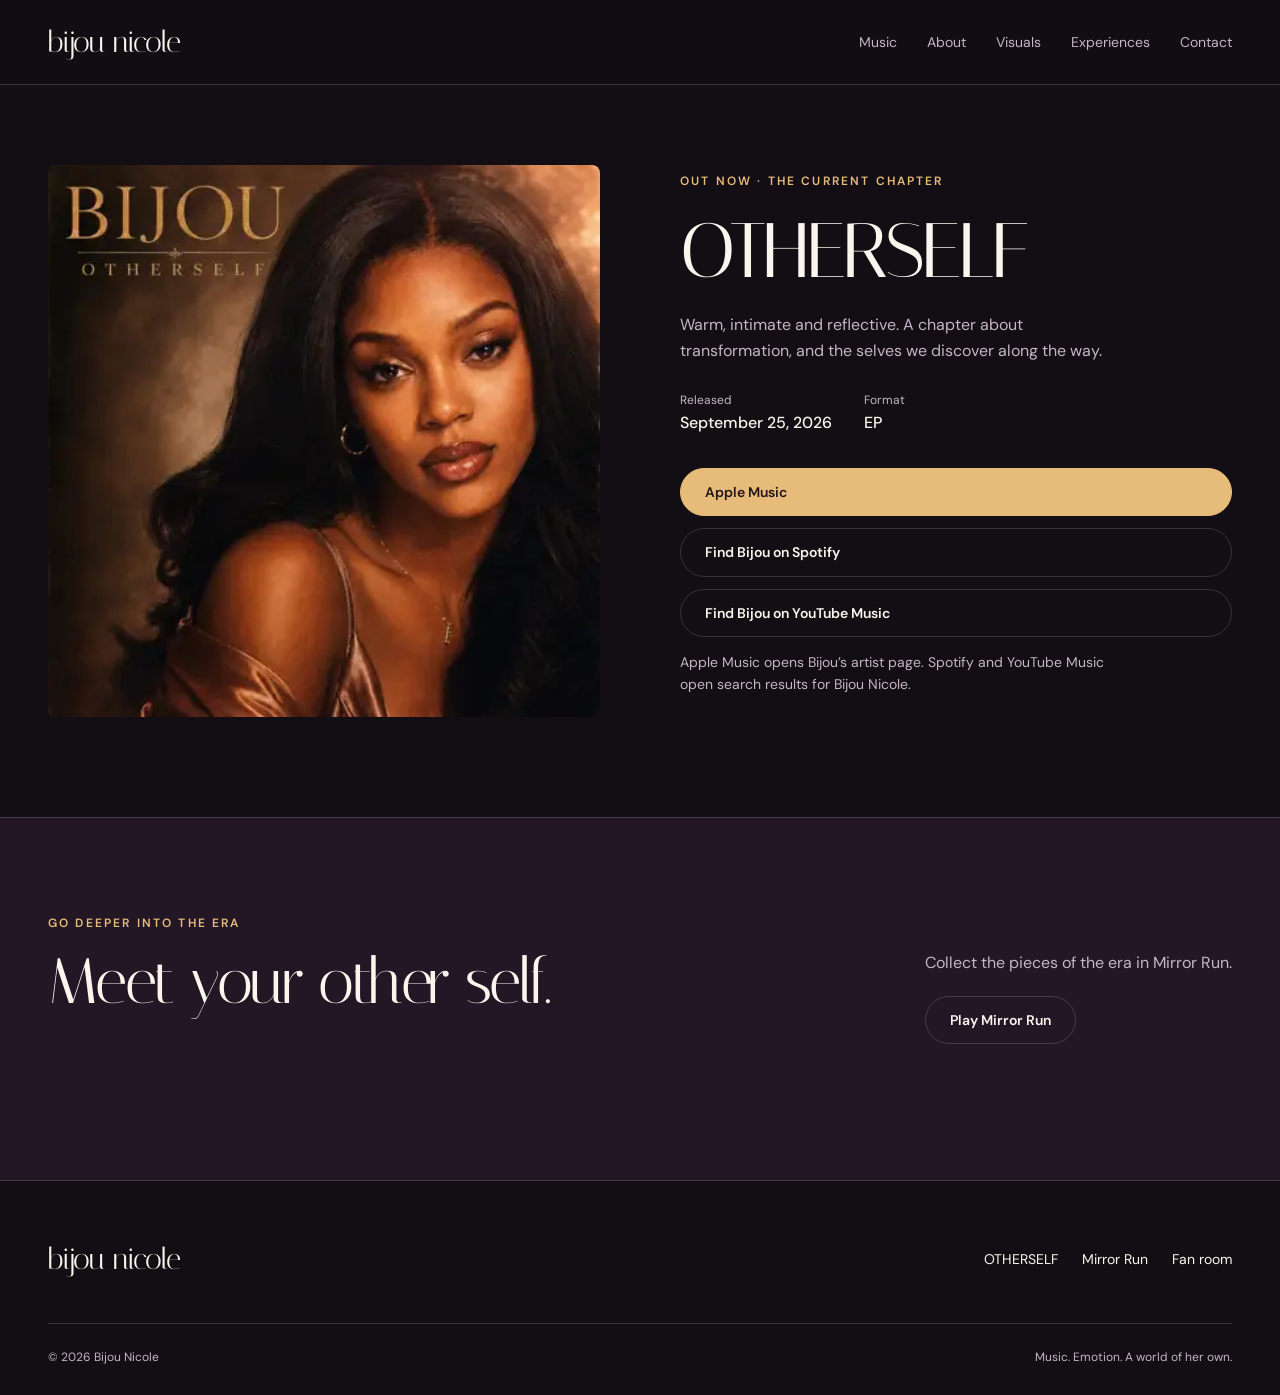
<file: presave/index.html>
<!doctype html><html lang="en"><head><meta charset="utf-8"><meta name="viewport" content="width=device-width,initial-scale=1"><meta name="theme-color" content="#130d14"><meta name="description" content="Listen to OTHERSELF by Bijou Nicole. Released September 25, 2026."><title>OTHERSELF — Bijou Nicole</title><link rel="stylesheet" href="../assets/site.css"></head><body><a class="skip" href="#main">Skip to content</a><header class="site-header"><div class="wrap header-inner"><a class="wordmark" href="../">bijou nicole</a><nav class="desktop-nav" aria-label="Main navigation"><a href="../#music">Music</a><a href="../#about">About</a><a href="../#visuals">Visuals</a><a href="../#experiences">Experiences</a><a href="../#contact">Contact</a></nav><button class="menu-toggle" aria-expanded="false" aria-controls="mobile-nav">Menu</button></div><nav class="mobile-nav" id="mobile-nav" aria-label="Mobile navigation"><a href="../#music">Music</a><a href="../#about">About</a><a href="../#visuals">Visuals</a><a href="../#experiences">Experiences</a><a href="../#contact">Contact</a></nav></header><main id="main"><section class="release-hero wrap"><div class="release-layout"><img src="../otherself-cover.svg" alt="OTHERSELF by Bijou Nicole — official EP cover" fetchpriority="high"><div class="release-info"><span class="eyebrow">Out now · The current chapter</span><h1>OTHERSELF</h1><p>Warm, intimate and reflective. A chapter about transformation, and the selves we discover along the way.</p><div class="release-meta"><div><span>Released</span><strong>September 25, 2026</strong></div><div><span>Format</span><strong>EP</strong></div></div><div class="release-platforms"><a class="pill primary" href="https://music.apple.com/us/artist/bijou-nicole/1742080651" target="_blank" rel="noopener noreferrer">Apple Music</a><a class="pill" href="https://open.spotify.com/search/Bijou%20Nicole" target="_blank" rel="noopener noreferrer">Find Bijou on Spotify</a><a class="pill" href="https://music.youtube.com/search?q=Bijou+Nicole" target="_blank" rel="noopener noreferrer">Find Bijou on YouTube Music</a></div><p class="release-note">Apple Music opens Bijou’s artist page. Spotify and YouTube Music open search results for Bijou Nicole.</p></div></div></section><section class="story section"><div class="wrap section-head"><div><span class="eyebrow">Go deeper into the era</span><h2>Meet your other self.</h2></div><div><p>Collect the pieces of the era in Mirror Run.</p><a class="pill" href="../game/" style="margin-top:20px">Play Mirror Run</a></div></div></section></main><footer class="site-footer"><div class="wrap"><div class="footer-top"><a class="wordmark" href="../">bijou nicole</a><nav class="footer-links" aria-label="Footer"><a href="../presave/">OTHERSELF</a><a href="../game/">Mirror Run</a><a href="../party/">Fan room</a></nav></div><div class="footer-bottom"><span>© 2026 Bijou Nicole</span><span>Music. Emotion. A world of her own.</span></div></div></footer><script>const menu=document.querySelector('.menu-toggle'),nav=document.querySelector('.mobile-nav');function closeMenu(){nav.classList.remove('open');menu.setAttribute('aria-expanded','false');menu.textContent='Menu'}menu.addEventListener('click',()=>{const open=menu.getAttribute('aria-expanded')!=='true';nav.classList.toggle('open',open);menu.setAttribute('aria-expanded',String(open));menu.textContent=open?'Close':'Menu'});nav.querySelectorAll('a').forEach(a=>a.addEventListener('click',closeMenu));document.addEventListener('keydown',e=>{if(e.key==='Escape'&&nav.classList.contains('open')){closeMenu();menu.focus()}});window.addEventListener('resize',()=>{if(window.innerWidth>720)closeMenu()});</script></body></html>
</file>
<file: assets/site.css>
@import url('https://fonts.googleapis.com/css2?family=DM+Sans:wght@400;500;600;700&family=Italiana&display=swap');
:root{--bg:#130d14;--surface:#211723;--ink:#faf5ed;--muted:#c4b6c5;--gold:#e7bc7a;--line:#ffffff26;--plum:#4b2a47;--max:1320px;color-scheme:dark}*{box-sizing:border-box}html{scroll-behavior:smooth;scroll-padding-top:100px}body{margin:0;background:var(--bg);color:var(--ink);font-family:'DM Sans',Arial,sans-serif;font-size:16px;line-height:1.6}a{color:inherit;text-decoration:none}img{display:block;width:100%;object-fit:cover}button,input,textarea{font:inherit}button,a{-webkit-tap-highlight-color:transparent}button{cursor:pointer}a:focus-visible,button:focus-visible,input:focus-visible,textarea:focus-visible{outline:2px solid var(--gold);outline-offset:5px}::selection{background:var(--gold);color:var(--bg)}.skip{position:fixed;top:-100px;left:20px;z-index:100;background:var(--gold);color:var(--bg);padding:12px}.skip:focus{top:12px}.wrap{width:min(var(--max),calc(100% - 96px));margin:auto}.site-header{position:sticky;top:0;z-index:50;background:#130d14ed;backdrop-filter:blur(18px);border-bottom:1px solid var(--line)}.header-inner{height:84px;display:flex;align-items:center;justify-content:space-between;gap:24px}.wordmark{font-family:'Italiana',Georgia,serif;font-size:30px;letter-spacing:-.03em;white-space:nowrap}.desktop-nav{display:flex;align-items:center;gap:30px;font-size:14px}.desktop-nav a{padding:10px 0;color:var(--muted)}.desktop-nav a:hover,.desktop-nav a[aria-current]{color:var(--gold)}.pill{display:inline-flex;align-items:center;justify-content:center;min-height:48px;padding:12px 24px;border:1px solid var(--line);border-radius:40px;font-size:14px;font-weight:600;transition:background .2s,transform .2s}.pill:hover{background:var(--plum);transform:translateY(-2px)}.pill.primary{background:var(--gold);border-color:var(--gold);color:#24151c}.pill.primary:hover{background:#f3d4a4}.menu-toggle{display:none;background:transparent;color:var(--ink);border:1px solid var(--line);border-radius:30px;min-height:44px;padding:8px 18px}.mobile-nav{display:none;border-top:1px solid var(--line);padding:16px 24px}.mobile-nav.open{display:grid}.mobile-nav a{padding:12px;font-size:16px}.eyebrow{display:block;font-size:12px;font-weight:600;letter-spacing:.18em;text-transform:uppercase;color:var(--gold)}.hero{min-height:730px;position:relative;display:grid;grid-template-columns:1fr 1fr;border-bottom:1px solid var(--line)}.hero-copy{padding:80px 7vw 70px max(48px,calc((100vw - 1320px)/2));display:flex;flex-direction:column;justify-content:center;position:relative;z-index:2}.hero h1{font-family:'Italiana',Georgia,serif;font-weight:400;font-size:clamp(64px,7vw,112px);line-height:1.02;letter-spacing:-.055em;margin:22px 0}.hero h1 em{font-weight:400;color:var(--gold)}.hero-copy p{max-width:390px;color:var(--muted);margin:12px 0 28px}.hero-actions{display:flex;flex-wrap:wrap;gap:12px}.hero-photo{position:relative;overflow:hidden;background:#4b2c22}.hero-photo img{height:100%;position:absolute;inset:0;object-position:center 30%}.hero-photo:after{content:'';position:absolute;inset:0;background:linear-gradient(90deg,#130d1433,transparent 35%),linear-gradient(0deg,#130d14c9,transparent 40%)}.photo-caption{position:absolute;bottom:36px;left:38px;right:38px;z-index:1;display:flex;justify-content:space-between;align-items:end}.photo-caption strong{font-family:'Italiana',Georgia,serif;font-weight:400;font-size:32px}.photo-caption span{font-size:12px;letter-spacing:.15em;text-transform:uppercase}.release-strip{border-bottom:1px solid var(--line);background:#251925}.strip-inner{display:flex;align-items:center;gap:24px;padding:20px 0}.strip-art{width:64px;height:64px;border-radius:5px}.strip-text{flex:1}.strip-text strong{display:block;font-size:18px}.strip-text p{font-size:14px;color:var(--muted);margin:0}.section{padding:96px 0}.section-head{display:flex;justify-content:space-between;align-items:end;gap:32px;margin-bottom:40px}.section-head h2,.story h2,.visual-text h2,.contact h2{font-family:'Italiana',Georgia,serif;font-weight:400;font-size:clamp(46px,5vw,72px);line-height:1.08;letter-spacing:-.04em;margin:14px 0 0}.section-head p{color:var(--muted);max-width:340px;margin:0;font-size:16px}.music-grid{display:grid;grid-template-columns:1fr 1fr .8fr;gap:28px}.album-art{aspect-ratio:1;border-radius:8px;overflow:hidden;background:var(--surface)}.album-art img{height:100%;transition:transform .5s}.album:hover .album-art img{transform:scale(1.03)}.album h3{font-size:22px;font-weight:500;margin:20px 0 4px}.album p{margin:0 0 16px;color:var(--muted);font-size:14px}.text-link{display:inline-block;padding:5px 0;border-bottom:1px solid var(--gold);font-size:14px;color:var(--gold)}.platform-card{border:1px solid var(--line);border-radius:8px;padding:30px;display:flex;flex-direction:column;justify-content:center;background:var(--surface)}.platform-card h3{font-family:'Italiana',Georgia,serif;font-size:42px;line-height:1.1;font-weight:400;margin:20px 0}.platform-list{display:grid}.platform-list a{border-bottom:1px solid var(--line);padding:18px 0;font-size:16px}.platform-list a:hover{color:var(--gold)}.story{background:#241725;border-top:1px solid var(--line);border-bottom:1px solid var(--line)}.story-inner{display:grid;grid-template-columns:.9fr 1fr;gap:90px;align-items:center}.story-image{aspect-ratio:4/3;border-radius:8px;overflow:hidden}.story-image img{height:100%}.story h2{margin-bottom:28px}.story p{color:var(--muted);max-width:520px}.visual{display:grid;grid-template-columns:1fr 1fr;min-height:600px}.visual-portrait{position:relative;background:#6a422f}.visual-portrait img{height:100%;position:absolute;inset:0;object-position:center 24%}.visual-text{padding:90px 6vw;background:#30202d;display:flex;flex-direction:column;justify-content:center}.visual-text p{color:var(--muted);max-width:420px;margin:24px 0 30px}.visual-text .pill{align-self:flex-start}.experience-grid{display:grid;grid-template-columns:repeat(3,1fr);gap:24px}.experience{background:var(--surface);border:1px solid var(--line);border-radius:8px;padding:32px;display:flex;flex-direction:column;align-items:flex-start}.experience .number{color:var(--gold);font-family:'Italiana',Georgia,serif;font-size:44px;margin-bottom:30px}.experience h3{font-size:24px;font-weight:500;line-height:1.3;margin:0 0 14px}.experience p{color:var(--muted);font-size:16px;margin:0 0 28px}.experience .text-link{margin-top:auto}.contact{border-top:1px solid var(--line);background:var(--surface)}.contact-inner{display:grid;grid-template-columns:1fr 1fr;gap:100px;align-items:center}.contact p{color:var(--muted)}.contact-note{padding:32px;border:1px solid var(--line);border-radius:8px}.contact-note h3{font-size:22px;margin:0 0 14px}.contact-note p{margin:0 0 22px}.site-footer{padding:54px 0 28px}.footer-top{display:flex;justify-content:space-between;gap:32px;align-items:center;padding-bottom:40px}.footer-links{display:flex;gap:24px;flex-wrap:wrap;font-size:14px}.footer-bottom{display:flex;justify-content:space-between;gap:24px;border-top:1px solid var(--line);padding-top:24px;color:var(--muted);font-size:12px}.release-hero{padding:80px 0 100px}.release-layout{display:grid;grid-template-columns:1fr 1fr;align-items:center;gap:80px}.release-layout img{aspect-ratio:1;border-radius:8px}.release-info h1{font-family:'Italiana',Georgia,serif;font-size:clamp(48px,6vw,92px);font-weight:400;letter-spacing:-.045em;line-height:1.05;margin:20px 0}.release-info p{color:var(--muted);max-width:440px}.release-meta{display:flex;gap:32px;margin:28px 0}.release-meta span{font-size:12px;color:var(--muted);display:block}.release-meta strong{font-size:16px;font-weight:500}.release-platforms{display:grid;gap:12px;margin-top:32px}.release-platforms a{justify-content:space-between}.release-note{font-size:14px;color:var(--muted)}
@media(min-width:1600px){.hero-copy{padding-left:calc((100vw - 1320px)/2)}}@media(max-width:1000px){.wrap{width:calc(100% - 48px)}.desktop-nav{gap:18px}.hero{min-height:650px}.hero-copy{padding:60px 24px}.hero h1{font-size:clamp(56px,7.6vw,76px)}.music-grid{grid-template-columns:1fr 1fr}.platform-card{grid-column:1/-1}.platform-card h3{font-size:36px}.platform-list{grid-template-columns:repeat(3,1fr);gap:24px}.story-inner,.contact-inner{gap:40px}.experience-grid{gap:14px}.experience{padding:24px}.release-layout{gap:40px}.section{padding:72px 0}}@media(max-width:720px){html{scroll-padding-top:86px}.header-inner{height:72px}.wordmark{font-size:27px}.desktop-nav{display:none}.menu-toggle{display:block}.hero{display:flex;flex-direction:column;min-height:auto}.hero-copy{padding:52px 24px}.hero h1{font-size:clamp(56px,14.5vw,92px);margin:18px 0}.hero-photo{height:500px}.hero-photo img{object-position:center 26%}.photo-caption{left:24px;right:24px;bottom:24px}.strip-inner{gap:14px;flex-wrap:wrap}.strip-text p{font-size:12px}.strip-inner>.pill{width:100%;margin-top:4px}.section-head{align-items:start;flex-direction:column;gap:20px}.music-grid,.story-inner,.visual,.experience-grid,.contact-inner,.release-layout{grid-template-columns:1fr}.platform-card{grid-column:auto}.platform-list{grid-template-columns:1fr;gap:0}.section{padding:56px 0}.story-inner{gap:32px}.visual-portrait{min-height:480px}.visual-text{padding:52px 24px}.experience{padding:28px}.experience .number{margin-bottom:16px}.footer-top{flex-direction:column;align-items:flex-start}.footer-bottom{flex-direction:column;gap:8px}.release-hero{padding:32px 0 56px}.release-layout{gap:32px}.release-info h1{font-size:clamp(48px,12vw,80px)}.release-meta{flex-wrap:wrap}.contact-inner{gap:28px}}
@media(prefers-reduced-motion:reduce){html{scroll-behavior:auto}*,*:before,*:after{animation:none!important;transition:none!important}}
</file>
<file: assets/experiences.css>
/* Shared Bijou identity for the existing interactive experiences. */
.experience-page{--paper:#130d14;--ink:#faf5ed;--pink:#4b2a47;--peach:#30202d;--blue:#e7bc7a;--line:#ffffff26;--muted:#c4b6c5;font-family:'DM Sans',Arial,sans-serif;color-scheme:dark;background:var(--paper);color:var(--ink)}.experience-page .top{align-items:center;min-height:84px}.experience-page .brand{font-family:'Italiana',Georgia,serif;font-weight:400;font-size:30px;text-transform:lowercase}.experience-page .back{font-size:14px;min-height:48px;letter-spacing:0;text-transform:none;border:1px solid var(--line);border-radius:30px}.experience-page .hero{min-height:auto}.experience-page .hero h1{font-family:'Italiana',Georgia,serif;font-weight:400;letter-spacing:-.045em;line-height:1.05;margin:20px 0;font-size:clamp(56px,7vw,100px)}.experience-page .hero-left,.experience-page .hero-a{padding:48px 24px}.experience-page .hero-right{background:var(--surface)}.experience-page .hero p,.experience-page .panel p,.experience-page .bonus p,.experience-page .module p,.experience-page .slot span{color:var(--muted);font-size:16px}.experience-page .kicker{font-size:12px;color:var(--gold)}.experience-page .hero-note{font-size:14px;padding:24px;color:var(--muted)}.experience-page .hero-b{background:var(--surface)}.experience-page .hero-b p{color:var(--muted)}.experience-page .countdown{display:block;border:0;margin:24px 0}.experience-page .release-date{font-size:12px;letter-spacing:.12em;color:var(--gold)}.experience-page .release-date strong{font-size:24px;letter-spacing:0;color:var(--ink)}.experience-page .countdown [hidden]{display:none}.experience-page .stage-grid,.experience-page .game-grid{border-radius:8px;overflow:hidden}.experience-page .stage-copy h2{font-family:'Italiana',Georgia,serif;font-weight:400;line-height:1.1}.experience-page .hud{border-radius:8px 8px 0 0;overflow:hidden}.experience-page .hud div,.experience-page .objective,.experience-page .msg{background:var(--surface)}.experience-page .hud span,.experience-page .objective,.experience-page .panel p,.experience-page .notice{font-size:14px}.experience-page .react,.experience-page .vote,.experience-page .ctrl,.experience-page .link,.experience-page .btn.alt{background:var(--surface);color:var(--ink);border-color:var(--line);border-radius:6px;min-height:44px;font-size:14px}.experience-page .vote small,.experience-page .react span{font-size:14px}.experience-page .react:hover,.experience-page .vote:hover,.experience-page .ctrl:active{background:var(--plum)}.experience-page .btn,.experience-page .form button{background:var(--gold);color:#24151c;border:0;border-radius:24px;font-size:14px;letter-spacing:0;text-transform:none;min-height:48px}.experience-page .form input{background:var(--surface);color:var(--ink);border-radius:6px}.experience-page .unlock{color:var(--ink)}.experience-page .slot b,.experience-page .slot span{font-size:14px}.experience-page .badge,.experience-page .status{font-size:12px}.experience-page .chat-side{background:var(--surface)}.experience-page .msg b,.experience-page .msg span{font-size:14px}.experience-page .footer{font-size:12px;color:var(--muted)}.game-page .hero{display:none}.game-page .game-shell{padding-top:32px}.game-page .bonus h2{font-family:'Italiana',Georgia,serif;font-weight:400;line-height:1.1}.game-page .side{background:var(--surface)}.experience-page .arena-wrap{padding:14px}.experience-page .panel{padding:24px}.experience-page .controls button.blank{display:block}.experience-page .hero .wrap{width:100%}
@media(max-width:720px){.experience-page .top{min-height:72px}.experience-page .brand{font-size:25px}.experience-page .back{padding:8px 14px}.experience-page .hero{display:grid;grid-template-columns:1fr}.experience-page .hero-a{padding:36px 24px}.experience-page .hero-b{padding:24px}.experience-page .slot{grid-template-columns:80px 1fr;gap:12px}.experience-page .slot .badge{grid-column:2;justify-self:start}.experience-page .form{grid-template-columns:1fr}.experience-page .form button{padding:12px}.game-page .hero{display:none}.experience-page .game-grid,.experience-page .stage-grid,.experience-page .chat{grid-template-columns:1fr}.experience-page .hero h1{font-size:64px}.experience-page .game-shell,.experience-page .party{padding:24px 0 48px}}

.game-intro{margin-bottom:24px}.game-intro h1{font-family:'Italiana',Georgia,serif;font-weight:400;font-size:48px;line-height:1.1;margin:12px 0}.game-intro p{font-size:16px;color:var(--muted);max-width:760px;margin:0}.experience-page .brand{white-space:nowrap}.experience-page .hero-b p{font-size:14px!important}
</file>
